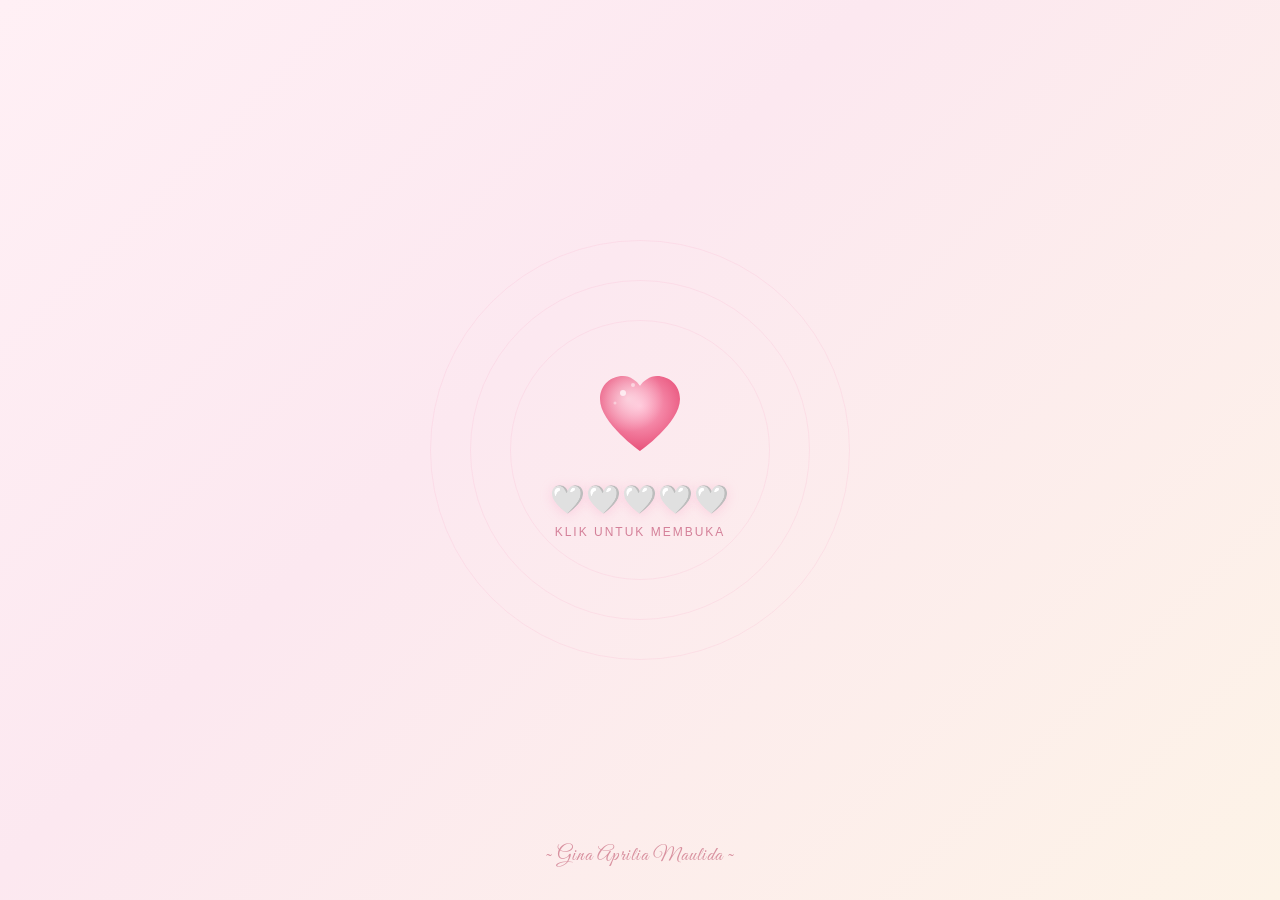
<file: index.html>
<!DOCTYPE html>
<html lang="id">
<head>
  <meta charset="UTF-8" />
  <meta name="viewport" content="width=device-width, initial-scale=1.0"/>
  <title>For You, Gina 🤍</title>
  <link rel="preconnect" href="https://fonts.googleapis.com">
  <link href="https://fonts.googleapis.com/css2?family=Great+Vibes&family=Poppins:wght@300;400&display=swap" rel="stylesheet">
  <link rel="stylesheet" href="css/style.css">
</head>
<body>

  <div id="ls-wrap">

    <div class="ring ring-1"></div>
    <div class="ring ring-2"></div>
    <div class="ring ring-3"></div>

    <div id="particles-bg"></div>

    <button id="heart-btn" onclick="openHeart()">
      <svg class="heart-svg" viewBox="0 0 110 110" fill="none" xmlns="http://www.w3.org/2000/svg">
        <defs>
          <radialGradient id="hg" cx="50%" cy="40%" r="60%">
            <stop offset="0%" stop-color="#ffb3cc"/>
            <stop offset="100%" stop-color="#e8527a"/>
          </radialGradient>
          <radialGradient id="innerGlow" cx="35%" cy="30%" r="45%">
            <stop offset="0%" stop-color="#fff" stop-opacity="0.55"/>
            <stop offset="100%" stop-color="#fff" stop-opacity="0"/>
          </radialGradient>
        </defs>
        <path d="M55 90 C55 90 15 62 15 38 C15 24 26 15 38 15 C45 15 52 20 55 25 C58 20 65 15 72 15 C84 15 95 24 95 38 C95 62 55 90 55 90Z" fill="url(#hg)"/>
        <path d="M55 90 C55 90 15 62 15 38 C15 24 26 15 38 15 C45 15 52 20 55 25 C58 20 65 15 72 15 C84 15 95 24 95 38 C95 62 55 90 55 90Z" fill="url(#innerGlow)"/>
        <circle cx="38" cy="32" r="3" fill="#fff" opacity="0.7"/>
        <circle cx="48" cy="24" r="2" fill="#fff" opacity="0.5"/>
        <circle cx="30" cy="42" r="1.5" fill="#fff" opacity="0.4"/>
      </svg>
      <div id="btn-label">🤍🤍🤍🤍🤍</div>
      <div id="sub-label">KLIK UNTUK MEMBUKA</div>
    </button>

    <div id="opened-msg">
      <div class="big-quote">"Everything about you<br>became my favorite."</div>
      <div class="small-note"> a love story, just for you —</div>
      <button id="next-btn" onclick="window.location.href='home.html'">
        Buka Cerita Kamu ✨
      </button>
    </div>

    <div id="explosion"></div>

    <div id="name-tag">~ Gina Aprilia Maulida ~</div>

  </div>

  <script src="js/main.js"></script>
</body>
</html>
</file>
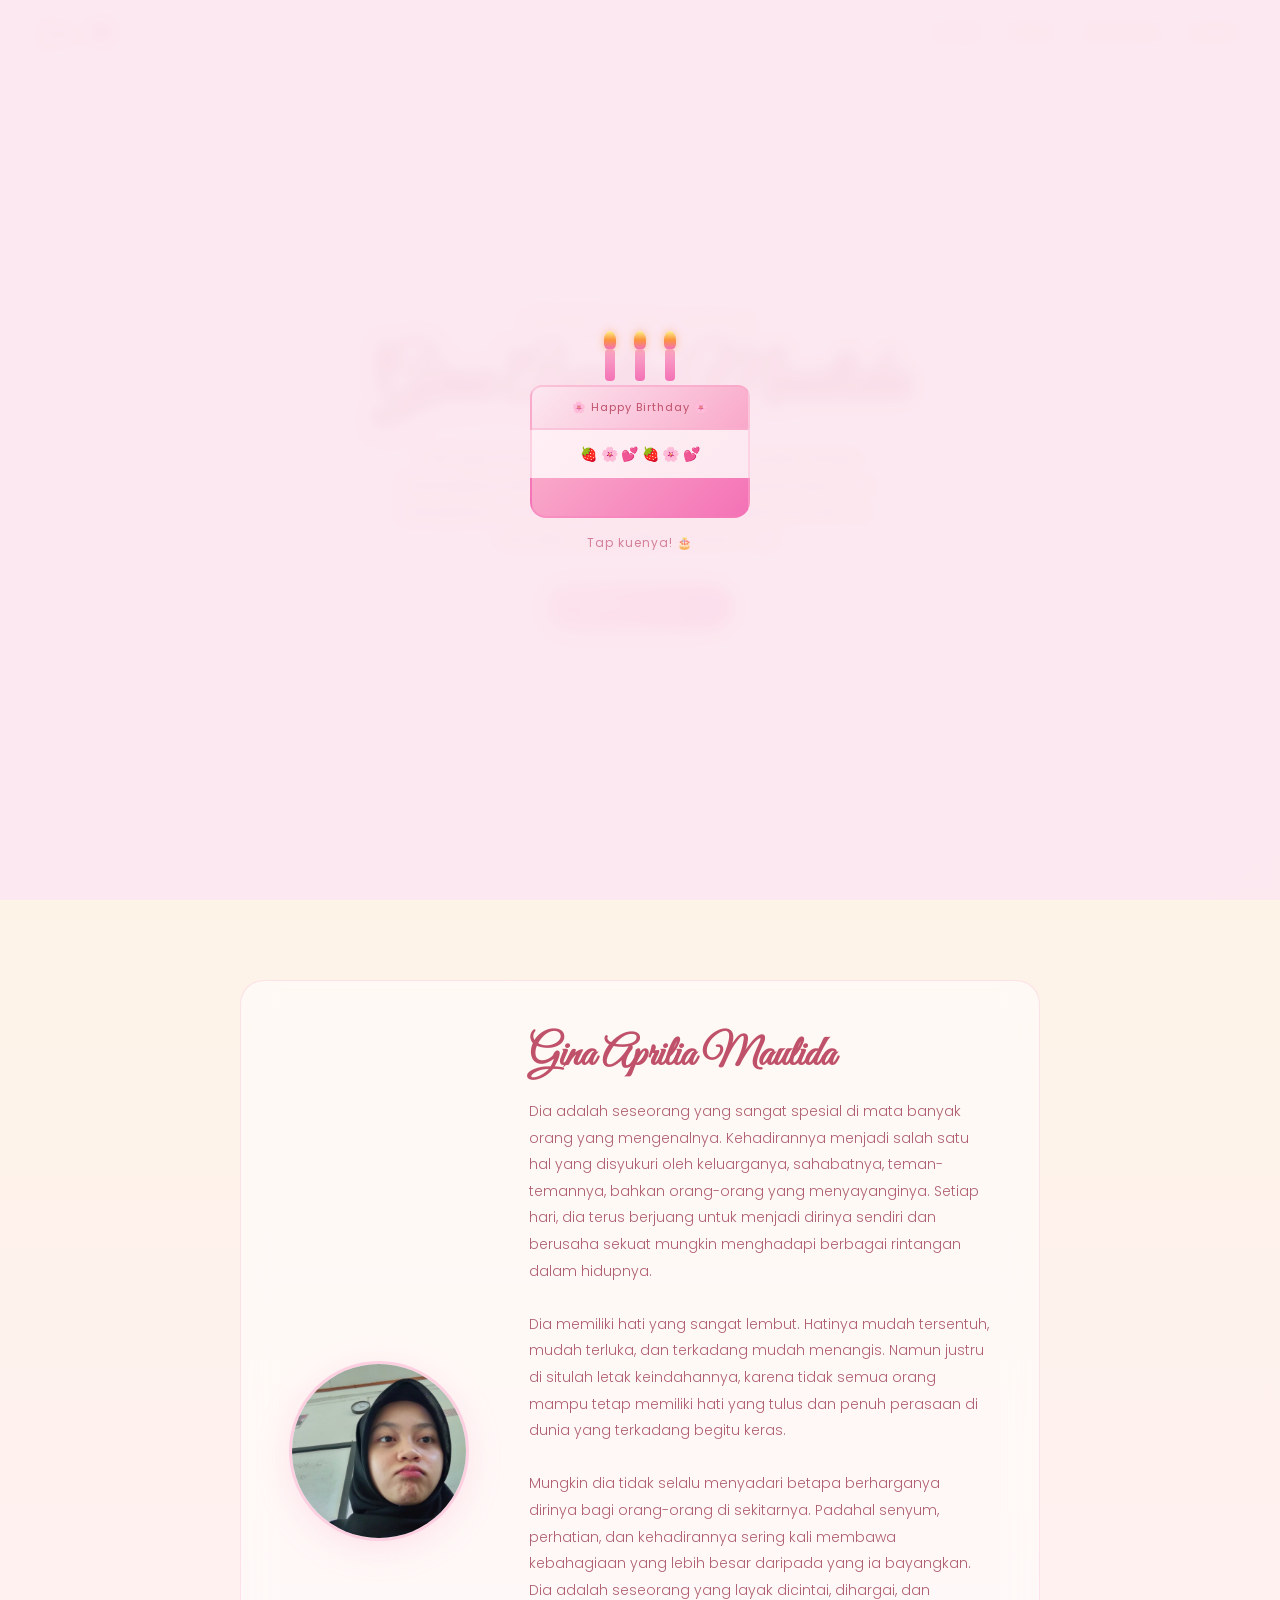
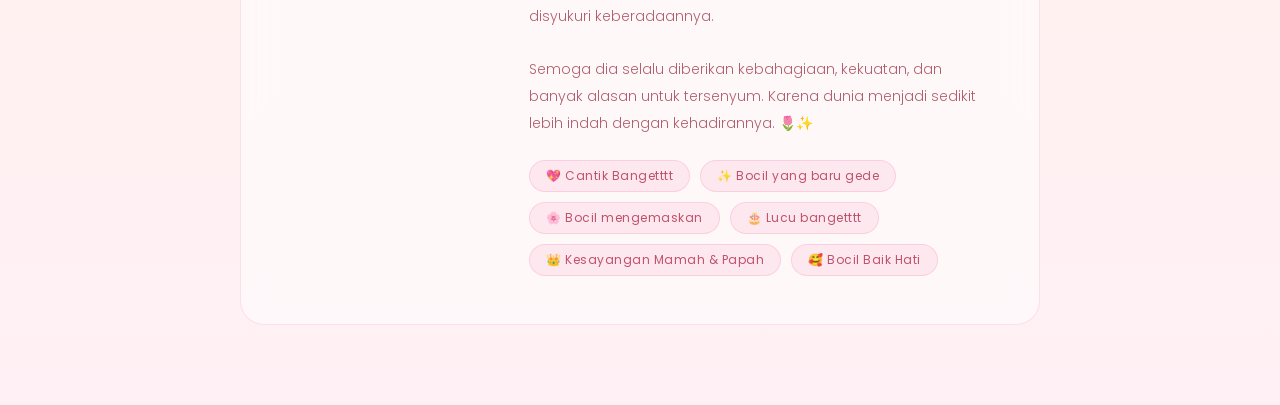
<file: home.html>
<!DOCTYPE html>
<html lang="id">
<head>
  <meta charset="UTF-8" />
  <meta name="viewport" content="width=device-width, initial-scale=1.0"/>
  <title>Selamat Ulang Tahun, Gina 🌸</title>
  <link rel="preconnect" href="https://fonts.googleapis.com">
  <link href="https://fonts.googleapis.com/css2?family=Great+Vibes&family=Poppins:wght@300;400;600&display=swap" rel="stylesheet">
  <link rel="stylesheet" href="css/style.css">
</head>
<body>

  <nav id="navbar">
    <div class="nav-logo">Gina 🌸</div>
    <ul class="nav-links">
      <li><a href="home.html" class="active">Home</a></li>
      <li><a href="pictures.html">Foto</a></li>
      <li><a href="memories.html">Life Road</a></li>
      <li><a href="letter.html">Surat</a></li>
    </ul>
  </nav>

  <div id="particles-bg"></div>

  <section id="hero">
    <div class="hero-content">
      <p class="hero-sub">Selamat Ulang Tahun 🎂</p>
      <h1 class="hero-name">Gina Aprilia Maulida</h1>
      <p class="hero-quote">
        "Semoga di hari yang istimewa ini, kamu menyadari betapa berharganya dirimu.
        Betapa banyak orang yang bersyukur atas kehadiranmu di dunia ini.
        Semoga hari ini menjadi awal dari hal-hal indah yang sudah menantimu. 🌸"
      </p>
      <a href="#about" class="hero-btn">Tentang Gina 🌷</a>
    </div>
  </section>

  <section id="about">
    <div class="about-card">
      <div class="about-photo">
        <img src="images/bete kayaknya.jpeg" alt="Gina" class="about-img" />
      </div>
      <div class="about-text">
        <h2 class="about-name">Gina Aprilia Maulida</h2>
        <p class="about-desc">
          Dia adalah seseorang yang sangat spesial di mata banyak orang yang mengenalnya. 
          Kehadirannya menjadi salah satu hal yang disyukuri oleh keluarganya, sahabatnya, 
          teman-temannya, bahkan orang-orang yang menyayanginya. Setiap hari, dia terus 
          berjuang untuk menjadi dirinya sendiri dan berusaha sekuat mungkin menghadapi 
          berbagai rintangan dalam hidupnya.
          <br><br>
          Dia memiliki hati yang sangat lembut. Hatinya mudah tersentuh, mudah terluka, 
          dan terkadang mudah menangis. Namun justru di situlah letak keindahannya, karena 
          tidak semua orang mampu tetap memiliki hati yang tulus dan penuh perasaan di dunia 
          yang terkadang begitu keras.
          <br><br>
          Mungkin dia tidak selalu menyadari betapa berharganya dirinya bagi orang-orang 
          di sekitarnya. Padahal senyum, perhatian, dan kehadirannya sering kali membawa 
          kebahagiaan yang lebih besar daripada yang ia bayangkan. Dia adalah seseorang yang 
          layak dicintai, dihargai, dan disyukuri keberadaannya.
          <br><br>
          Semoga dia selalu diberikan kebahagiaan, kekuatan, dan banyak alasan untuk 
          tersenyum. Karena dunia menjadi sedikit lebih indah dengan kehadirannya. 🌷✨
        </p>
        <div class="about-tags">
          <span class="tag">💖 Cantik Bangetttt</span>
          <span class="tag">✨ Bocil yang baru gede</span>
          <span class="tag">🌸 Bocil mengemaskan</span>
          <span class="tag">🎂 Lucu bangetttt</span>
          <span class="tag">👑 Kesayangan Mamah & Papah</span>
          <span class="tag">🥰 Bocil Baik Hati</span>
        </div>
      </div>
    </div>
  </section>

  <!-- Birthday Cake Explosion -->
  <div id="cake-overlay">
    <div id="cake-container">
      <div id="cake-wrap" onclick="explodeCake()">
        <div class="cake-candles">
          <div class="candle"><div class="flame"></div></div>
          <div class="candle"><div class="flame"></div></div>
          <div class="candle"><div class="flame"></div></div>
        </div>
        <div class="cake-body">
          <div class="cake-top">🌸 Happy Birthday 🌸</div>
          <div class="cake-middle"></div>
          <div class="cake-bottom"></div>
        </div>
        <p class="cake-hint">Tap kuenya! 🎂</p>
      </div>
      <div id="cake-message">
        <div class="boom-text">🎉 Happy Birthday!</div>
        <div class="boom-name">Gina Aprilia Maulida</div>
        <div class="boom-sub">Semoga semua harapan dan impianmu terwujud dan tercapai! 🌸💖</div>
        <button class="boom-btn" onclick="closeCakeOverlay()">Makasih! 💖</button>
      </div>
    </div>
    <div id="cake-confetti"></div>
  </div>

  <script src="js/main.js"></script>
</body>
</html>
</file>
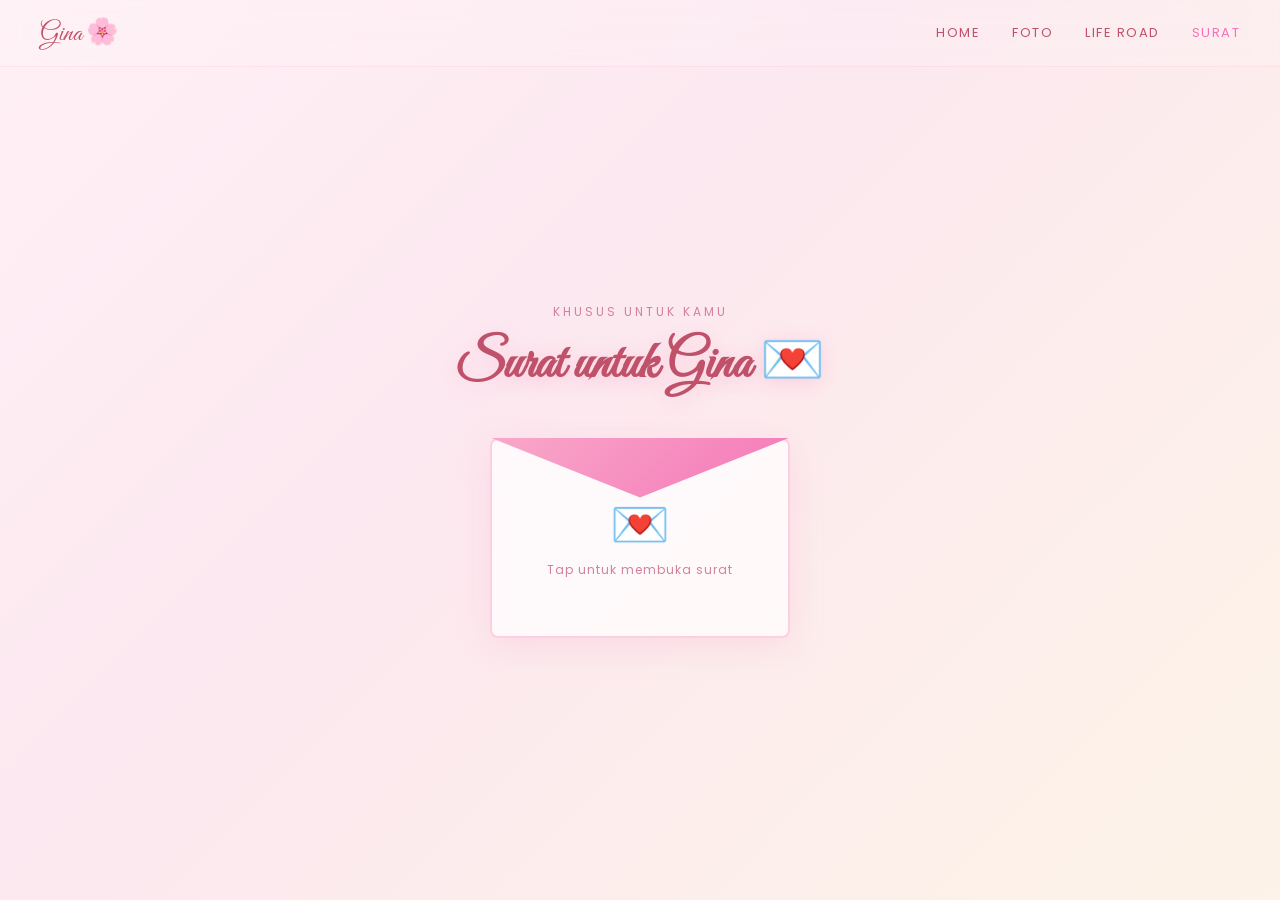
<file: letter.html>
<!DOCTYPE html>
<html lang="id">
<head>
  <meta charset="UTF-8" />
  <meta name="viewport" content="width=device-width, initial-scale=1.0"/>
  <title>Surat untuk Gina 🌸</title>
  <link rel="preconnect" href="https://fonts.googleapis.com">
  <link href="https://fonts.googleapis.com/css2?family=Great+Vibes&family=Poppins:wght@300;400;600&display=swap" rel="stylesheet">
  <link rel="stylesheet" href="css/style.css">
</head>
<body>

  <nav id="navbar">
    <div class="nav-logo">Gina 🌸</div>
    <ul class="nav-links">
      <li><a href="home.html">Home</a></li>
      <li><a href="pictures.html">Foto</a></li>
      <li><a href="memories.html">Life Road</a></li>
      <li><a href="letter.html" class="active">Surat</a></li>
    </ul>
  </nav>

  <div id="particles-bg"></div>

  <section id="letter-section">
    <div class="letter-wrapper">

      <div class="letter-header">
        <p class="section-sub">Khusus untuk kamu</p>
        <h2 class="section-title">Surat untuk Gina 💌</h2>
      </div>

      <div class="letter-envelope" id="envelope" onclick="openEnvelope()">
        <div class="envelope-flap"></div>
        <div class="envelope-body">
          <div class="envelope-heart">💌</div>
          <p class="envelope-hint">Tap untuk membuka surat</p>
        </div>
      </div>

      <div class="letter-card" id="letter-card">
        <div class="letter-paper">

          <div class="letter-date">20 April 2026</div>

          <div class="letter-salutation">Untuk Gina Aprilia Maulida,</div>

          <div class="letter-body">
            <p>
              Hei, Gin. Selamat ulang tahun yang ke-18. 🎂
            </p>
            <p>
              Kamu resmi bukan bocil lagi walaupun tetep bakal dipanggil bocil sama aku sih, 
              karena dimata aku gina selalu menjadi bocil yang lucu walau kamu mencoba untuk bersikap dewasa. 🥰
            </p>
            <p>
              Kamu mungkin tidak selalu sadar betapa berharganya diri kamu. Betapa banyak 
              orang yang hidupnya jadi lebih berwarna hanya karena ada kamu di dalamnya. 
              Senyum kamu, tawa kamu, bahkan cemberutnya kamu yang menggemaskan itu.
            </p>
            <p>
              Kamu sudah melewati banyak hal. Tumbuh dari bocil kecil 
              yang menggemaskan, lalu melewati masa-masa susah dimana masa kamu lagi 
              merasa down banget atau mungkin di titik dimana kamu sedang merasa sedih
              hingga kamu harus melepaskan air mata kamu dengan begitu banyak tapi kamu terus
              bertahan dan sekarang kamu sudah ada di sini lebih kuat, lebih dewasa, dan tetap sama lucunya.
            </p>
            <p>
              Semoga di umur kamu yang sekarang ini, semua yang kamu impikan perlahan mulai menjadi 
              kenyataan, doa doa kamu mulai dikabulkan satu per satu. Semoga kamu dikelilingi oleh orang orang yang benar benar 
              menyayangi kamu dengan tulus. Dan kamu tidak pernah lupa bahwa diri kamu layak mendapatkan 
              semua kebaikan yang ada di dunia ini.
            </p>
            <p>
              Dan kalau suatu hari kamu down banget it's okay untuk menangis kamu tidak harus memaksakan diri kamu
              untuk terlihat baik baik saja, Dan aku akan terus berusaha ada disisi kamu mengsupport kamu kapanpun kamu sedih, marah, bingung
              atau lagi bahagia dan ketika kamu merasa lelah, sedih, atau ragu ingat bahwa ada 
              orang yang selalu mengkhawatirkan kamu, peduli sama kamu, dan selalu mendoakan kebahagian kamu.
              Selalu!. 🌸
            </p>
            <p>
              Selamat ulang tahun, Gina. Semoga tahun 2026 ini menjadi tahun kebahagiannya kamu!. 💖
            </p>
          </div>

          <div class="letter-closing">
            <p>Dengan sepenuh hati,</p>
            <p class="letter-sign">Seseorang yang menyayangimu 🌷</p>
          </div>

          <div class="letter-deco">🌸 ✨ 💕 ✨ 🌸</div>

        </div>
      </div>

    </div>
  </section>

  <script src="js/main.js"></script>
  <script>
    function openEnvelope() {
      const envelope = document.getElementById('envelope');
      const card = document.getElementById('letter-card');
      envelope.classList.add('opened');
      setTimeout(() => {
        envelope.style.display = 'none';
        card.classList.add('visible');
      }, 700);
    }
  </script>
</body>
</html>
</file>
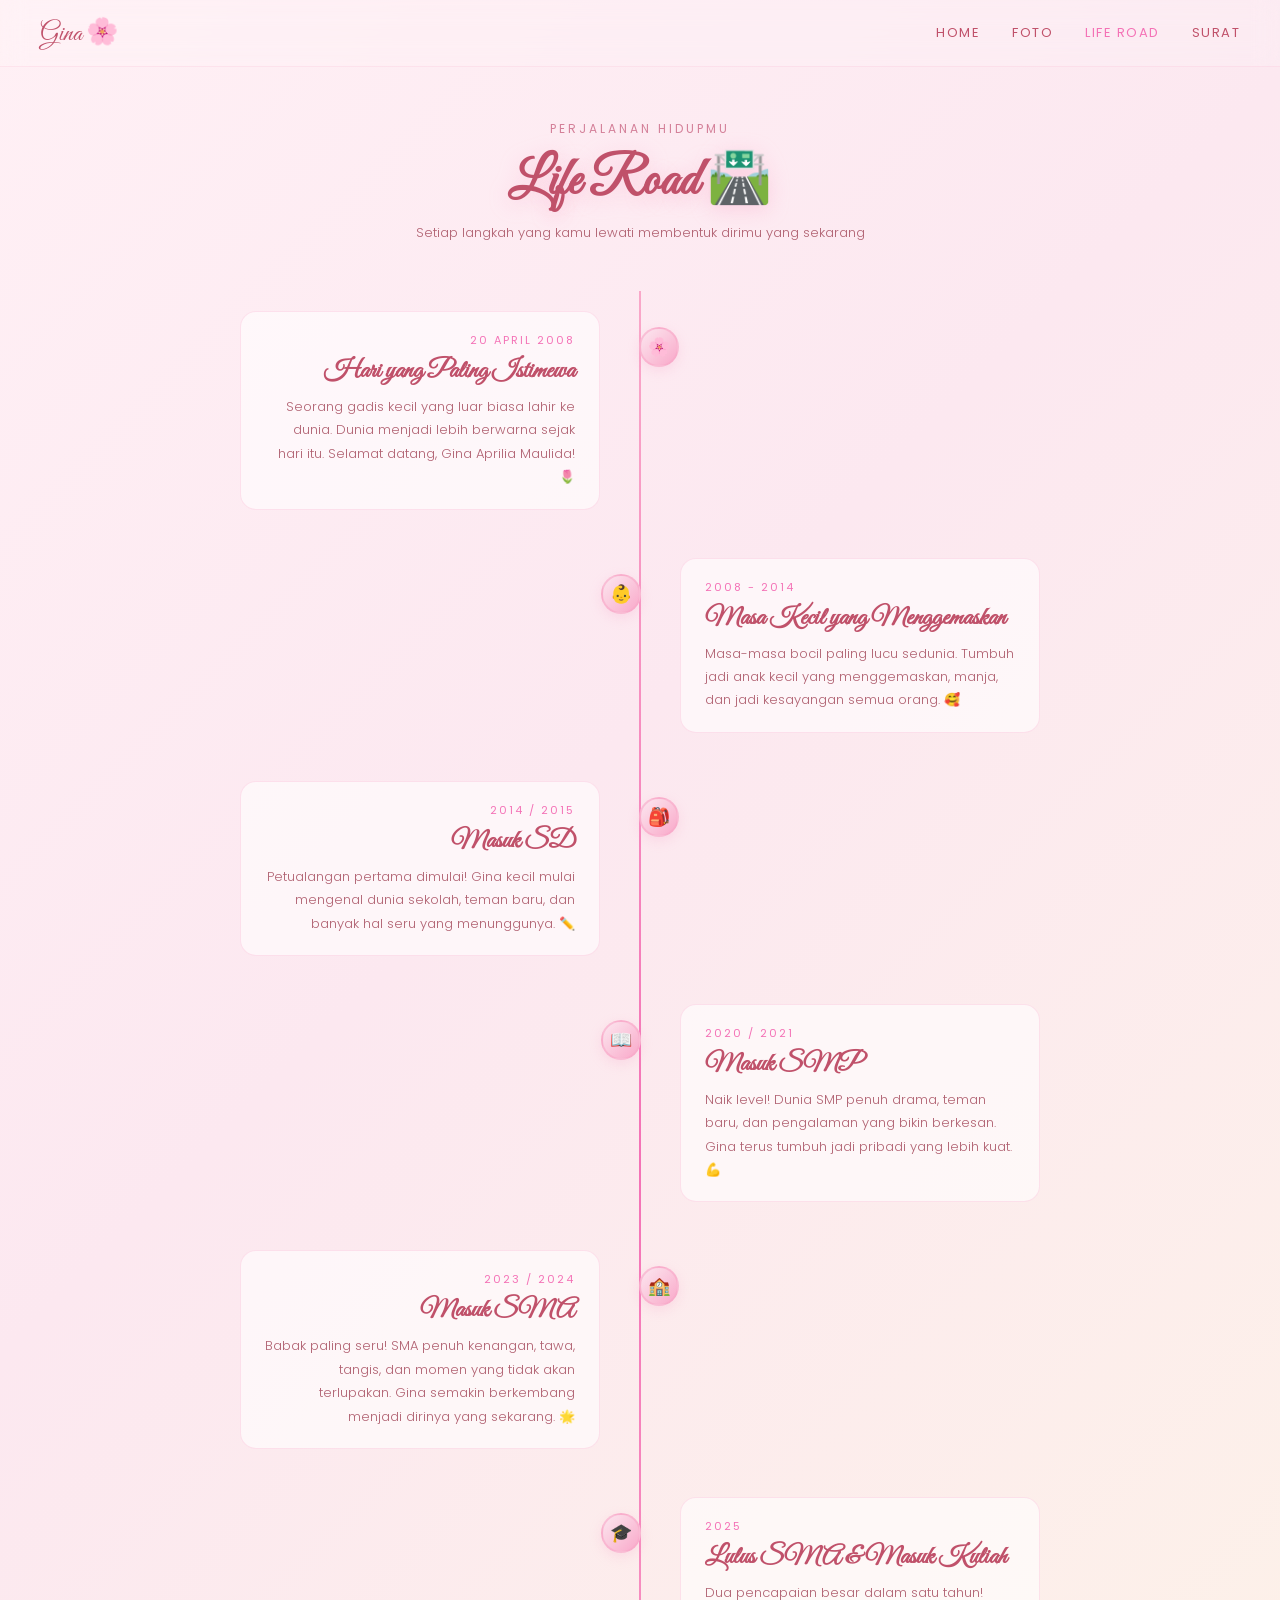
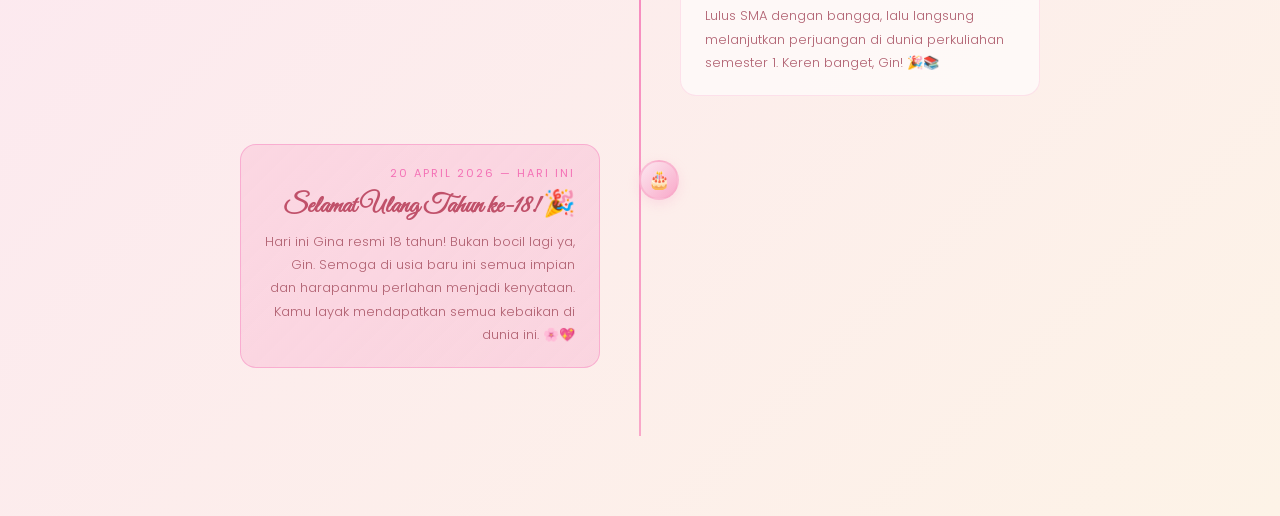
<file: memories.html>
<!DOCTYPE html>
<html lang="id">
<head>
  <meta charset="UTF-8" />
  <meta name="viewport" content="width=device-width, initial-scale=1.0"/>
  <title>Life Road Gina 🛣️</title>
  <link rel="preconnect" href="https://fonts.googleapis.com">
  <link href="https://fonts.googleapis.com/css2?family=Great+Vibes&family=Poppins:wght@300;400;600&display=swap" rel="stylesheet">
  <link rel="stylesheet" href="css/style.css">
</head>
<body>

  <nav id="navbar">
    <div class="nav-logo">Gina 🌸</div>
    <ul class="nav-links">
      <li><a href="home.html">Home</a></li>
      <li><a href="pictures.html">Foto</a></li>
      <li><a href="memories.html" class="active">Life Road</a></li>
      <li><a href="letter.html">Surat</a></li>
    </ul>
  </nav>

  <div id="particles-bg"></div>

  <section id="memories">
    <div class="section-header">
      <p class="section-sub">Perjalanan Hidupmu</p>
      <h2 class="section-title">Life Road 🛣️</h2>
      <p class="section-desc">Setiap langkah yang kamu lewati membentuk dirimu yang sekarang</p>
    </div>

    <div class="timeline">

      <div class="timeline-item left">
        <div class="timeline-dot">🌸</div>
        <div class="timeline-card">
          <p class="timeline-date">20 April 2008</p>
          <h3 class="timeline-title">Hari yang Paling Istimewa</h3>
          <p class="timeline-desc">Seorang gadis kecil yang luar biasa lahir ke dunia. Dunia menjadi lebih berwarna sejak hari itu. Selamat datang, Gina Aprilia Maulida! 🌷</p>
        </div>
      </div>

      <div class="timeline-item right">
        <div class="timeline-dot">👶</div>
        <div class="timeline-card">
          <p class="timeline-date">2008 - 2014</p>
          <h3 class="timeline-title">Masa Kecil yang Menggemaskan</h3>
          <p class="timeline-desc">Masa-masa bocil paling lucu sedunia. Tumbuh jadi anak kecil yang menggemaskan, manja, dan jadi kesayangan semua orang. 🥰</p>
        </div>
      </div>

      <div class="timeline-item left">
        <div class="timeline-dot">🎒</div>
        <div class="timeline-card">
          <p class="timeline-date">2014 / 2015</p>
          <h3 class="timeline-title">Masuk SD</h3>
          <p class="timeline-desc">Petualangan pertama dimulai! Gina kecil mulai mengenal dunia sekolah, teman baru, dan banyak hal seru yang menunggunya. ✏️</p>
        </div>
      </div>

      <div class="timeline-item right">
        <div class="timeline-dot">📖</div>
        <div class="timeline-card">
          <p class="timeline-date">2020 / 2021</p>
          <h3 class="timeline-title">Masuk SMP</h3>
          <p class="timeline-desc">Naik level! Dunia SMP penuh drama, teman baru, dan pengalaman yang bikin berkesan. Gina terus tumbuh jadi pribadi yang lebih kuat. 💪</p>
        </div>
      </div>

      <div class="timeline-item left">
        <div class="timeline-dot">🏫</div>
        <div class="timeline-card">
          <p class="timeline-date">2023 / 2024</p>
          <h3 class="timeline-title">Masuk SMA</h3>
          <p class="timeline-desc">Babak paling seru! SMA penuh kenangan, tawa, tangis, dan momen yang tidak akan terlupakan. Gina semakin berkembang menjadi dirinya yang sekarang. 🌟</p>
        </div>
      </div>

      <div class="timeline-item right">
        <div class="timeline-dot">🎓</div>
        <div class="timeline-card">
          <p class="timeline-date">2025</p>
          <h3 class="timeline-title">Lulus SMA & Masuk Kuliah</h3>
          <p class="timeline-desc">Dua pencapaian besar dalam satu tahun! Lulus SMA dengan bangga, lalu langsung melanjutkan perjuangan di dunia perkuliahan semester 1. Keren banget, Gin! 🎉📚</p>
        </div>
      </div>

      <div class="timeline-item left">
        <div class="timeline-dot">🎂</div>
        <div class="timeline-card highlight">
          <p class="timeline-date">20 April 2026 — Hari Ini</p>
          <h3 class="timeline-title">Selamat Ulang Tahun ke-18! 🎉</h3>
          <p class="timeline-desc">Hari ini Gina resmi 18 tahun! Bukan bocil lagi ya, Gin. Semoga di usia baru ini semua impian dan harapanmu perlahan menjadi kenyataan. Kamu layak mendapatkan semua kebaikan di dunia ini. 🌸💖</p>
        </div>
      </div>

    </div>
  </section>

  <script src="js/main.js"></script>
</body>
</html>
</file>
<file: css/style.css>
* {
  margin: 0;
  padding: 0;
  box-sizing: border-box;
}

body {
  overflow-x: hidden;
  overscroll-behavior: none;
}

/* ===================== */
/*    PARTICLES BG       */
/* ===================== */

#particles-bg {
  position: fixed;
  top: 0;
  left: 0;
  width: 100vw;
  height: 100vh;
  pointer-events: none;
  z-index: 0;
  overflow: visible;
}

.particle {
  position: fixed;
  pointer-events: none;
  opacity: 0;
  will-change: transform;
  animation: floatUp linear forwards;
}

@keyframes floatUp {
  0%   { transform: translateY(0) rotate(0deg) scale(0.6); opacity: 0; }
  15%  { opacity: 0.7; }
  85%  { opacity: 0.4; }
  100% { transform: translateY(-100vh) rotate(360deg) scale(1.1); opacity: 0; }
}

.sakura {
  position: fixed;
  pointer-events: none;
  opacity: 0;
  will-change: transform;
  animation: sakuraFall linear forwards;
}

@keyframes sakuraFall {
  0%   { transform: translateY(-30px) rotate(0deg) translateX(0); opacity: 0; }
  10%  { opacity: 0.8; }
  90%  { opacity: 0.4; }
  100% { transform: translateY(100vh) rotate(360deg) translateX(80px); opacity: 0; }
}

/* ===================== */
/*    LANDING PAGE       */
/* ===================== */

#ls-wrap {
  width: 100vw;
  height: 100vh;
  background: linear-gradient(135deg, #fff0f5 0%, #fce8f0 40%, #fdf3e7 100%);
  position: relative;
  overflow: hidden;
  display: flex;
  align-items: center;
  justify-content: center;
  font-family: 'Poppins', sans-serif;
  isolation: isolate;
  z-index: 1;
}

.ring {
  position: absolute;
  border-radius: 50%;
  border: 1px solid #f9a8c933;
  pointer-events: none;
  top: 50%;
  left: 50%;
  transform: translate(-50%, -50%);
  animation: ringPulse 4s ease-in-out infinite;
}
.ring-1 { width: 260px; height: 260px; animation-delay: 0s; }
.ring-2 { width: 340px; height: 340px; animation-delay: 1.2s; }
.ring-3 { width: 420px; height: 420px; animation-delay: 2.4s; }

@keyframes ringPulse {
  0%, 100% { transform: translate(-50%, -50%) scale(1); opacity: 0.5; }
  50%       { transform: translate(-50%, -50%) scale(1.08); opacity: 0.2; }
}

#heart-btn {
  position: relative;
  z-index: 10;
  background: none;
  border: none;
  cursor: pointer;
  display: flex;
  flex-direction: column;
  align-items: center;
  gap: 18px;
  padding: 0;
  animation: pulseGlow 2.4s ease-in-out infinite;
  transition: transform 0.2s;
}

#heart-btn:hover { transform: scale(1.07); }
#heart-btn:active { transform: scale(0.96); }

@keyframes pulseGlow {
  0%, 100% { filter: drop-shadow(0 0 18px #f9a8c9aa) drop-shadow(0 0 36px #f472b666); }
  50%       { filter: drop-shadow(0 0 32px #f9a8c9ee) drop-shadow(0 0 64px #f472b699); }
}

.heart-svg { width: 110px; height: 110px; }

#btn-label {
  font-family: 'Great Vibes', cursive;
  font-size: 28px;
  color: #c0516a;
  letter-spacing: 1px;
  text-shadow: 0 2px 12px #f9a8c966;
  line-height: 1;
}

#sub-label {
  font-size: 12px;
  color: #d48099;
  letter-spacing: 2px;
  text-transform: uppercase;
  font-weight: 300;
  margin-top: -10px;
}

#name-tag {
  position: absolute;
  bottom: 32px;
  left: 50%;
  transform: translateX(-50%);
  font-family: 'Great Vibes', cursive;
  font-size: 20px;
  color: #c0516a99;
  letter-spacing: 1px;
  white-space: nowrap;
  pointer-events: none;
}

#explosion {
  position: absolute;
  top: 0; left: 0; right: 0; bottom: 0;
  pointer-events: none;
  z-index: 20;
  display: none;
}

.exp-particle {
  position: absolute;
  border-radius: 50%;
  transition: transform 0.8s ease-out, opacity 0.6s ease-out;
  opacity: 1;
}

#opened-msg {
  display: none;
  flex-direction: column;
  align-items: center;
  gap: 10px;
  z-index: 15;
  animation: fadeInUp 0.8s ease forwards;
  text-align: center;
  padding: 0 20px;
}

@keyframes fadeInUp {
  from { opacity: 0; transform: translateY(24px); }
  to   { opacity: 1; transform: translateY(0); }
}

.big-quote {
  font-family: 'Great Vibes', cursive;
  font-size: 38px;
  color: #c0516a;
  text-shadow: 0 2px 16px #f9a8c966;
  line-height: 1.4;
}

.small-note {
  font-size: 12px;
  color: #d48099;
  letter-spacing: 2px;
  text-transform: uppercase;
  font-weight: 300;
}

#next-btn {
  margin-top: 8px;
  padding: 12px 32px;
  background: linear-gradient(135deg, #f9a8c9, #f472b6);
  border: none;
  border-radius: 50px;
  color: #fff;
  font-family: 'Poppins', sans-serif;
  font-size: 14px;
  letter-spacing: 1px;
  cursor: pointer;
  box-shadow: 0 4px 18px #f472b655;
  transition: transform 0.2s, box-shadow 0.2s;
}

#next-btn:hover {
  transform: scale(1.05);
  box-shadow: 0 6px 24px #f472b677;
}

/* ===================== */
/*       NAVBAR          */
/* ===================== */

#navbar {
  position: fixed;
  top: 0;
  left: 0;
  right: 0;
  z-index: 100;
  display: flex;
  align-items: center;
  justify-content: space-between;
  padding: 16px 40px;
  background: rgba(255, 255, 255, 0.15);
  backdrop-filter: blur(12px);
  -webkit-backdrop-filter: blur(12px);
  border-bottom: 1px solid rgba(249, 168, 201, 0.2);
}

.nav-logo {
  font-family: 'Great Vibes', cursive;
  font-size: 26px;
  color: #c0516a;
}

.nav-links {
  list-style: none;
  display: flex;
  gap: 32px;
}

.nav-links a {
  text-decoration: none;
  font-size: 13px;
  font-family: 'Poppins', sans-serif;
  color: #c0516a;
  letter-spacing: 1.5px;
  text-transform: uppercase;
  font-weight: 400;
  transition: color 0.3s;
}

.nav-links a:hover,
.nav-links a.active { color: #f472b6; }

/* ===================== */
/*        HERO           */
/* ===================== */

#hero {
  width: 100vw;
  min-height: 100vh;
  background: linear-gradient(135deg, #fff0f5 0%, #fce8f0 40%, #fdf3e7 100%);
  display: flex;
  align-items: center;
  justify-content: center;
  position: relative;
  z-index: 1;
  isolation: isolate;
  padding: 100px 20px 60px;
}

.hero-content {
  text-align: center;
  z-index: 10;
  padding: 0 20px;
  animation: fadeInUp 1s ease forwards;
}

.hero-sub {
  font-family: 'Poppins', sans-serif;
  font-size: 13px;
  letter-spacing: 3px;
  text-transform: uppercase;
  color: #d48099;
  margin-bottom: 12px;
}

.hero-name {
  font-family: 'Great Vibes', cursive;
  font-size: 72px;
  color: #c0516a;
  text-shadow: 0 4px 20px #f9a8c966;
  line-height: 1.1;
  margin-bottom: 20px;
}

.hero-quote {
  font-family: 'Poppins', sans-serif;
  font-size: 15px;
  color: #b06070;
  font-weight: 300;
  line-height: 1.8;
  margin-bottom: 32px;
  max-width: 480px;
  margin-left: auto;
  margin-right: auto;
}

.hero-btn {
  display: inline-block;
  padding: 12px 32px;
  background: linear-gradient(135deg, #f9a8c9, #f472b6);
  border-radius: 50px;
  color: #fff;
  font-family: 'Poppins', sans-serif;
  font-size: 13px;
  letter-spacing: 1px;
  text-decoration: none;
  box-shadow: 0 4px 18px #f472b655;
  transition: transform 0.2s, box-shadow 0.2s;
}

.hero-btn:hover {
  transform: scale(1.05);
  box-shadow: 0 6px 24px #f472b677;
}

/* ===================== */
/*        ABOUT          */
/* ===================== */

#about {
  min-height: 100vh;
  background: linear-gradient(180deg, #fdf3e7 0%, #fff0f5 100%);
  display: flex;
  align-items: center;
  justify-content: center;
  padding: 80px 20px;
  position: relative;
  z-index: 1;
  isolation: isolate;
}

.about-card {
  display: flex;
  align-items: center;
  gap: 60px;
  max-width: 800px;
  width: 100%;
  background: rgba(255, 255, 255, 0.5);
  backdrop-filter: blur(16px);
  -webkit-backdrop-filter: blur(16px);
  border: 1px solid rgba(249, 168, 201, 0.3);
  border-radius: 24px;
  padding: 48px;
  animation: fadeInUp 1s ease forwards;
}

.about-photo { flex-shrink: 0; }

.about-img {
  width: 180px;
  height: 180px;
  border-radius: 50%;
  object-fit: cover;
  object-position: center top;
  border: 3px solid rgba(249, 168, 201, 0.5);
  box-shadow: 0 8px 32px #f9a8c944;
}

.about-name {
  font-family: 'Great Vibes', cursive;
  font-size: 42px;
  color: #c0516a;
  margin-bottom: 16px;
}

.about-desc {
  font-family: 'Poppins', sans-serif;
  font-size: 14px;
  color: #b06070;
  font-weight: 300;
  line-height: 1.9;
  margin-bottom: 24px;
}

.about-tags {
  display: flex;
  flex-wrap: wrap;
  gap: 10px;
}

.tag {
  padding: 6px 16px;
  background: rgba(249, 168, 201, 0.2);
  border: 1px solid rgba(249, 168, 201, 0.4);
  border-radius: 50px;
  font-size: 12px;
  font-family: 'Poppins', sans-serif;
  color: #c0516a;
  letter-spacing: 0.5px;
}

/* ===================== */
/*       PICTURES        */
/* ===================== */

#pictures {
  min-height: 100vh;
  background: linear-gradient(135deg, #fff0f5 0%, #fce8f0 40%, #fdf3e7 100%);
  padding: 120px 40px 80px;
  position: relative;
  z-index: 1;
  isolation: isolate;
}

.section-header {
  text-align: center;
  margin-bottom: 48px;
}

.section-sub {
  font-family: 'Poppins', sans-serif;
  font-size: 12px;
  letter-spacing: 3px;
  text-transform: uppercase;
  color: #d48099;
  margin-bottom: 8px;
}

.section-title {
  font-family: 'Great Vibes', cursive;
  font-size: 52px;
  color: #c0516a;
  text-shadow: 0 4px 20px #f9a8c966;
  margin-bottom: 8px;
}

.section-desc {
  font-family: 'Poppins', sans-serif;
  font-size: 13px;
  color: #b06070;
  font-weight: 300;
}

.gallery-grid {
  display: grid;
  grid-template-columns: repeat(auto-fill, minmax(220px, 1fr));
  gap: 20px;
  max-width: 1200px;
  margin: 0 auto;
}

.photo-card {
  position: relative;
  border-radius: 16px;
  overflow: hidden;
  cursor: pointer;
  aspect-ratio: 1;
  background: #fce8f0;
  border: 1px solid rgba(249, 168, 201, 0.3);
  transition: transform 0.3s, box-shadow 0.3s;
}

.photo-card:hover {
  transform: translateY(-6px) scale(1.02);
  box-shadow: 0 16px 40px #f9a8c944;
}

.photo-card img {
  width: 100%;
  height: 100%;
  object-fit: cover;
  display: block;
  transition: transform 0.4s;
}

.photo-card:hover img { transform: scale(1.08); }

.photo-overlay {
  position: absolute;
  bottom: 0; left: 0; right: 0;
  background: linear-gradient(transparent, rgba(192, 81, 106, 0.85));
  padding: 24px 12px 12px;
  transform: translateY(100%);
  transition: transform 0.3s;
}

.photo-card:hover .photo-overlay { transform: translateY(0); }

.photo-overlay p {
  font-family: 'Poppins', sans-serif;
  font-size: 12px;
  color: #fff;
  text-align: center;
  font-weight: 400;
}

#lightbox {
  display: none;
  position: fixed;
  top: 0; left: 0; right: 0; bottom: 0;
  background: rgba(0, 0, 0, 0.85);
  z-index: 999;
  align-items: center;
  justify-content: center;
  cursor: pointer;
}

#lightbox.active { display: flex; }

.lightbox-inner {
  position: relative;
  text-align: center;
  max-width: 80vw;
  max-height: 85vh;
}

#lightbox-img {
  max-width: 100%;
  max-height: 75vh;
  border-radius: 16px;
  object-fit: contain;
  box-shadow: 0 8px 40px rgba(0,0,0,0.5);
}

#lightbox-caption {
  font-family: 'Poppins', sans-serif;
  font-size: 14px;
  color: #fce8f0;
  margin-top: 12px;
  letter-spacing: 1px;
}

.lightbox-close {
  position: absolute;
  top: -16px; right: -16px;
  width: 36px; height: 36px;
  border-radius: 50%;
  background: #c0516a;
  border: none;
  color: #fff;
  font-size: 14px;
  cursor: pointer;
  display: flex;
  align-items: center;
  justify-content: center;
}

/* ===================== */
/*       MEMORIES        */
/* ===================== */

#memories {
  min-height: 100vh;
  background: linear-gradient(135deg, #fff0f5 0%, #fce8f0 40%, #fdf3e7 100%);
  padding: 120px 20px 80px;
  position: relative;
  z-index: 1;
  isolation: isolate;
}

.timeline {
  position: relative;
  max-width: 800px;
  margin: 0 auto;
  padding: 20px 0;
}

.timeline::before {
  content: '';
  position: absolute;
  left: 50%;
  top: 0; bottom: 0;
  width: 2px;
  background: linear-gradient(180deg, #f9a8c9, #f472b6, #f9a8c9);
  transform: translateX(-50%);
}

.timeline-item {
  position: relative;
  width: 45%;
  margin-bottom: 48px;
  animation: fadeInUp 0.8s ease forwards;
}

.timeline-item.left { left: 0; text-align: right; }
.timeline-item.right { left: 55%; text-align: left; }

.timeline-dot {
  position: absolute;
  top: 16px;
  width: 40px; height: 40px;
  border-radius: 50%;
  background: linear-gradient(135deg, #fce8f0, #f9a8c9);
  border: 2px solid rgba(249, 168, 201, 0.6);
  display: flex;
  align-items: center;
  justify-content: center;
  font-size: 18px;
  z-index: 10;
  box-shadow: 0 4px 12px #f9a8c944;
}

.timeline-item.left .timeline-dot  { right: -22%; }
.timeline-item.right .timeline-dot { left: -22%; }

.timeline-card {
  background: rgba(255, 255, 255, 0.6);
  backdrop-filter: blur(12px);
  -webkit-backdrop-filter: blur(12px);
  border: 1px solid rgba(249, 168, 201, 0.3);
  border-radius: 16px;
  padding: 20px 24px;
  transition: transform 0.3s, box-shadow 0.3s;
}

.timeline-card:hover {
  transform: translateY(-4px);
  box-shadow: 0 12px 32px #f9a8c933;
}

.timeline-card.highlight {
  background: linear-gradient(135deg, rgba(249, 168, 201, 0.3), rgba(244, 114, 182, 0.2));
  border: 1px solid rgba(244, 114, 182, 0.4);
}

.timeline-date {
  font-family: 'Poppins', sans-serif;
  font-size: 11px;
  letter-spacing: 2px;
  text-transform: uppercase;
  color: #f472b6;
  margin-bottom: 6px;
}

.timeline-title {
  font-family: 'Great Vibes', cursive;
  font-size: 26px;
  color: #c0516a;
  margin-bottom: 8px;
}

.timeline-desc {
  font-family: 'Poppins', sans-serif;
  font-size: 13px;
  color: #b06070;
  font-weight: 300;
  line-height: 1.8;
}

/* ===================== */
/*       LETTER          */
/* ===================== */

#letter-section {
  min-height: 100vh;
  background: linear-gradient(135deg, #fff0f5 0%, #fce8f0 40%, #fdf3e7 100%);
  display: flex;
  align-items: center;
  justify-content: center;
  padding: 100px 20px 60px;
  position: relative;
  z-index: 1;
  isolation: isolate;
}

.letter-wrapper {
  max-width: 680px;
  width: 100%;
  display: flex;
  flex-direction: column;
  align-items: center;
  gap: 32px;
}

.letter-header { text-align: center; }

.letter-envelope {
  width: 300px;
  height: 200px;
  position: relative;
  cursor: pointer;
  transition: transform 0.3s;
}

.letter-envelope:hover { transform: scale(1.04); }

.envelope-flap {
  position: absolute;
  top: 0; left: 0; right: 0;
  height: 50%;
  background: linear-gradient(135deg, #f9a8c9, #f472b6);
  clip-path: polygon(0 0, 50% 60%, 100% 0);
  border-radius: 4px 4px 0 0;
  transform-origin: top;
  transition: transform 0.6s ease;
  z-index: 2;
}

.letter-envelope.opened .envelope-flap { transform: rotateX(180deg); }

.envelope-body {
  position: absolute;
  bottom: 0; left: 0; right: 0;
  height: 100%;
  background: rgba(255, 255, 255, 0.7);
  border: 2px solid rgba(249, 168, 201, 0.5);
  border-radius: 8px;
  display: flex;
  flex-direction: column;
  align-items: center;
  justify-content: center;
  gap: 8px;
  backdrop-filter: blur(8px);
  box-shadow: 0 8px 32px #f9a8c944;
}

.envelope-heart {
  font-size: 48px;
  animation: cakeBounce 1.5s ease-in-out infinite;
}

.envelope-hint {
  font-family: 'Poppins', sans-serif;
  font-size: 12px;
  color: #d48099;
  letter-spacing: 1px;
  animation: pulse 1.5s ease-in-out infinite;
}

.letter-card {
  display: none;
  width: 100%;
  animation: fadeInUp 0.8s ease forwards;
}

.letter-card.visible { display: block; }

.letter-paper {
  background: rgba(255, 255, 255, 0.75);
  backdrop-filter: blur(16px);
  -webkit-backdrop-filter: blur(16px);
  border: 1px solid rgba(249, 168, 201, 0.35);
  border-radius: 24px;
  padding: 48px 52px;
  box-shadow: 0 8px 40px #f9a8c933;
  position: relative;
}

.letter-paper::before {
  content: '';
  position: absolute;
  top: 0; left: 0; right: 0; bottom: 0;
  background: repeating-linear-gradient(
    transparent,
    transparent 31px,
    rgba(249, 168, 201, 0.12) 31px,
    rgba(249, 168, 201, 0.12) 32px
  );
  border-radius: 24px;
  pointer-events: none;
}

.letter-date {
  font-family: 'Poppins', sans-serif;
  font-size: 12px;
  color: #d48099;
  letter-spacing: 1px;
  text-align: right;
  margin-bottom: 24px;
}

.letter-salutation {
  font-family: 'Great Vibes', cursive;
  font-size: 28px;
  color: #c0516a;
  margin-bottom: 24px;
}

.letter-body {
  font-family: 'Poppins', sans-serif;
  font-size: 14px;
  color: #7a4050;
  font-weight: 300;
  line-height: 2;
  display: flex;
  flex-direction: column;
  gap: 16px;
}

.letter-closing {
  font-family: 'Poppins', sans-serif;
  font-size: 13px;
  color: #b06070;
  font-weight: 300;
  margin-top: 32px;
  text-align: right;
  line-height: 1.8;
}

.letter-sign {
  font-family: 'Great Vibes', cursive;
  font-size: 26px;
  color: #c0516a;
}

.letter-deco {
  text-align: center;
  margin-top: 24px;
  font-size: 18px;
  letter-spacing: 8px;
  opacity: 0.6;
}

/* ===================== */
/*    PAGE TRANSITION    */
/* ===================== */

#transition-overlay {
  position: fixed;
  top: 0; left: 0; right: 0; bottom: 0;
  background: linear-gradient(135deg, #fce8f0, #fff0f5);
  z-index: 9999;
  opacity: 1;
  transition: opacity 0.5s ease;
  pointer-events: none;
}

#transition-overlay.fade-out { opacity: 0; }
#transition-overlay.fade-in  { opacity: 1; }

/* ===================== */
/*    CAKE POPUP         */
/* ===================== */

#cake-popup {
  position: fixed;
  bottom: -300px;
  right: 32px;
  z-index: 500;
  background: rgba(255, 255, 255, 0.85);
  backdrop-filter: blur(16px);
  -webkit-backdrop-filter: blur(16px);
  border: 1px solid rgba(249, 168, 201, 0.4);
  border-radius: 24px;
  padding: 24px 28px;
  text-align: center;
  box-shadow: 0 8px 32px #f9a8c944;
  transition: bottom 0.6s cubic-bezier(0.34, 1.56, 0.64, 1);
  max-width: 220px;
}

#cake-popup.show { bottom: 32px; }

.cake-emoji {
  font-size: 52px;
  display: block;
  margin-bottom: 8px;
  animation: cakeBounce 1s ease-in-out infinite;
}

@keyframes cakeBounce {
  0%, 100% { transform: translateY(0); }
  50%       { transform: translateY(-8px); }
}

.cake-text {
  font-family: 'Great Vibes', cursive;
  font-size: 20px;
  color: #c0516a;
  display: block;
  margin-bottom: 4px;
}

.cake-sub {
  font-family: 'Poppins', sans-serif;
  font-size: 11px;
  color: #d48099;
  letter-spacing: 1px;
  display: block;
  margin-bottom: 12px;
}

.cake-close {
  background: linear-gradient(135deg, #f9a8c9, #f472b6);
  border: none;
  border-radius: 50px;
  color: #fff;
  font-family: 'Poppins', sans-serif;
  font-size: 11px;
  padding: 6px 16px;
  cursor: pointer;
  letter-spacing: 1px;
}

.cake-close:hover { opacity: 0.85; }

/* ===================== */
/*    CAKE EXPLOSION     */
/* ===================== */

#cake-overlay {
  position: fixed;
  top: 0; left: 0; right: 0; bottom: 0;
  background: rgba(252, 232, 240, 0.92);
  backdrop-filter: blur(8px);
  z-index: 9000;
  display: flex;
  align-items: center;
  justify-content: center;
  opacity: 0;
  transition: opacity 0.5s ease;
}

#cake-overlay.visible { opacity: 1; }

#cake-container {
  position: relative;
  text-align: center;
  z-index: 10;
}

#cake-wrap {
  cursor: pointer;
  transition: transform 0.2s;
  user-select: none;
}

#cake-wrap:hover  { transform: scale(1.05); }
#cake-wrap:active { transform: scale(0.95); }

.cake-candles {
  display: flex;
  justify-content: center;
  gap: 20px;
  margin-bottom: 4px;
}

.candle {
  width: 10px; height: 32px;
  background: linear-gradient(180deg, #f9a8c9, #f472b6);
  border-radius: 4px;
  position: relative;
  display: flex;
  justify-content: center;
}

.flame {
  position: absolute;
  top: -18px;
  width: 12px; height: 18px;
  background: linear-gradient(180deg, #fef08a, #fb923c, #f472b6);
  border-radius: 50% 50% 30% 30%;
  animation: flicker 0.5s ease-in-out infinite alternate;
  box-shadow: 0 0 8px #fb923c88;
}

@keyframes flicker {
  0%   { transform: scaleX(1) scaleY(1) rotate(-3deg); opacity: 0.9; }
  100% { transform: scaleX(0.85) scaleY(1.1) rotate(3deg); opacity: 1; }
}

.cake-body { width: 220px; margin: 0 auto; }

.cake-top {
  background: linear-gradient(135deg, #fce8f0, #f9a8c9);
  border: 2px solid rgba(249, 168, 201, 0.5);
  border-radius: 12px 12px 0 0;
  padding: 12px 16px;
  font-family: 'Poppins', sans-serif;
  font-size: 11px;
  color: #c0516a;
  letter-spacing: 1px;
}

.cake-middle {
  background: linear-gradient(135deg, #fff0f5, #fce8f0);
  border-left: 2px solid rgba(249, 168, 201, 0.4);
  border-right: 2px solid rgba(249, 168, 201, 0.4);
  height: 48px;
  position: relative;
  overflow: hidden;
}

.cake-middle::after {
  content: '🍓 🌸 💕 🍓 🌸 💕';
  position: absolute;
  top: 50%; left: 50%;
  transform: translate(-50%, -50%);
  font-size: 14px;
  white-space: nowrap;
}

.cake-bottom {
  background: linear-gradient(135deg, #f9a8c9, #f472b6);
  border-radius: 0 0 16px 16px;
  height: 40px;
  border: 2px solid rgba(244, 114, 182, 0.4);
  border-top: none;
}

.cake-hint {
  font-family: 'Poppins', sans-serif;
  font-size: 12px;
  color: #d48099;
  margin-top: 16px;
  letter-spacing: 1px;
  animation: pulse 1.5s ease-in-out infinite;
}

@keyframes pulse {
  0%, 100% { opacity: 1; }
  50%       { opacity: 0.4; }
}

#cake-message {
  display: none;
  flex-direction: column;
  align-items: center;
  gap: 12px;
  animation: fadeInUp 0.6s ease forwards;
}

#cake-message.show { display: flex; }

.boom-text {
  font-family: 'Poppins', sans-serif;
  font-size: 18px;
  color: #d48099;
  letter-spacing: 2px;
  text-transform: uppercase;
}

.boom-name {
  font-family: 'Great Vibes', cursive;
  font-size: 56px;
  color: #c0516a;
  text-shadow: 0 4px 20px #f9a8c966;
  line-height: 1.1;
}

.boom-sub {
  font-family: 'Poppins', sans-serif;
  font-size: 14px;
  color: #b06070;
  font-weight: 300;
  max-width: 320px;
  line-height: 1.8;
  text-align: center;
}

.boom-btn {
  margin-top: 8px;
  padding: 12px 32px;
  background: linear-gradient(135deg, #f9a8c9, #f472b6);
  border: none;
  border-radius: 50px;
  color: #fff;
  font-family: 'Poppins', sans-serif;
  font-size: 14px;
  letter-spacing: 1px;
  cursor: pointer;
  box-shadow: 0 4px 18px #f472b655;
  transition: transform 0.2s;
}

.boom-btn:hover { transform: scale(1.05); }

/* ===================== */
/*       CONFETTI        */
/* ===================== */

#cake-confetti {
  position: fixed;
  top: 0; left: 0;
  width: 100vw;
  height: 100vh;
  pointer-events: none;
  z-index: 9500;
  overflow: visible;
}

.confetti-piece {
  position: absolute;
  border-radius: 3px;
  animation: confettiFall linear forwards;
  opacity: 1;
}

@keyframes confettiFall {
  0%   { transform: translateY(0) rotate(0deg); opacity: 1; }
  80%  { opacity: 1; }
  100% { transform: translateY(115vh) rotate(720deg); opacity: 0; }
}

/* ===================== */
/*      RESPONSIVE       */
/* ===================== */

@media (max-width: 768px) {
  #navbar { padding: 12px 20px; }
  .nav-links { gap: 16px; }
  .nav-links a { font-size: 11px; letter-spacing: 1px; }
  .nav-logo { font-size: 22px; }

  .hero-name { font-size: 42px; }
  .hero-quote { font-size: 13px; }

  .about-card {
    flex-direction: column;
    align-items: center;
    text-align: center;
    padding: 32px 24px;
    gap: 24px;
  }
  .about-tags { justify-content: center; }
  .about-name { font-size: 34px; }

  .gallery-grid { grid-template-columns: repeat(auto-fill, minmax(150px, 1fr)); gap: 12px; }
  #pictures { padding: 100px 16px 60px; }

  .timeline::before { left: 20px; }
  .timeline-item {
    width: 100%;
    left: 0 !important;
    text-align: left !important;
    padding-left: 56px;
  }
  .timeline-item.left .timeline-dot,
  .timeline-item.right .timeline-dot { left: 0; right: auto; }

  .section-title { font-size: 40px; }
  .big-quote { font-size: 28px; }
  #name-tag { font-size: 16px; }

  .letter-envelope { width: 240px; height: 160px; }
  .letter-paper { padding: 32px 24px; }
  .boom-name { font-size: 40px; }
}

@media (max-width: 480px) {
  .hero-name { font-size: 32px; }
  .hero-quote { font-size: 12px; }
  .nav-links { gap: 10px; }
  .nav-links a { font-size: 10px; }
  .gallery-grid { grid-template-columns: repeat(2, 1fr); gap: 10px; }
  .section-title { font-size: 32px; }
  .timeline-card { padding: 16px; }
  .timeline-title { font-size: 22px; }
  #btn-label { font-size: 20px; }
  .big-quote { font-size: 24px; }
}
</file>
